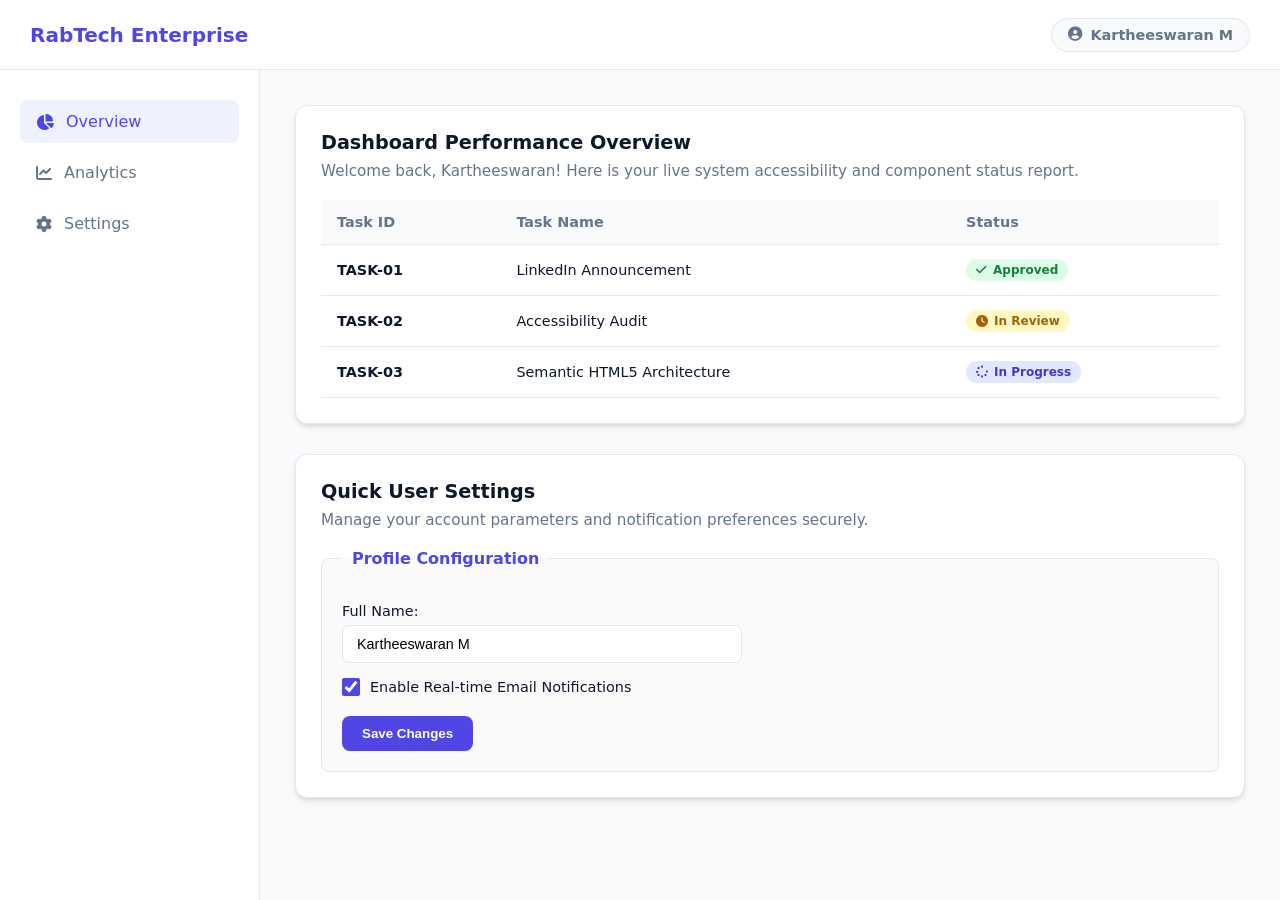
<file: task-03/index.html>
<!DOCTYPE html>
<html lang="en">

<head>
    <meta charset="UTF-8">
    <meta name="viewport" content="width=device-width, initial-scale=1.0">
    <title>Enterprise Dashboard - Task 03 Semantic Architecture</title>
    <link rel="stylesheet" href="https://cdnjs.cloudflare.com/ajax/libs/font-awesome/6.4.0/css/all.min.css">
    <style>
        :root {
            --primary: #4f46e5;
            --primary-hover: #4338ca;
            --bg-main: #f8fafc;
            --bg-card: #ffffff;
            --text-main: #0f172a;
            --text-muted: #64748b;
            --border-color: #e2e8f0;
            --radius: 12px;
            --shadow: 0 4px 6px -1px rgb(0 0 0 / 0.1), 0 2px 4px -2px rgb(0 0 0 / 0.1);
        }

        * {
            box-sizing: border-box;
            margin: 0;
            padding: 0;
        }

        body {
            font-family: 'Inter', system-ui, -apple-system, sans-serif;
            background-color: var(--bg-main);
            color: var(--text-main);
            display: grid;
            grid-template-areas:
                "header header"
                "sidebar main";
            grid-template-columns: 260px 1fr;
            grid-template-rows: 70px 1fr;
            min-height: 100vh;
        }

        header {
            grid-area: header;
            background: var(--bg-card);
            border-bottom: 1px solid var(--border-color);
            display: flex;
            align-items: center;
            justify-content: space-between;
            padding: 0 30px;
            z-index: 10;
        }

        header h1 {
            font-size: 1.25rem;
            font-weight: 700;
            color: var(--primary);
        }

        .user-profile {
            display: flex;
            align-items: center;
            gap: 8px;
            font-size: 0.9rem;
            font-weight: 600;
            color: var(--text-muted);
            background: var(--bg-main);
            padding: 8px 16px;
            border-radius: 20px;
            border: 1px solid var(--border-color);
        }

        aside {
            grid-area: sidebar;
            background: var(--bg-card);
            border-right: 1px solid var(--border-color);
            padding: 30px 20px;
        }

        nav ul {
            list-style: none;
        }

        nav li {
            margin-bottom: 8px;
        }

        nav a {
            display: flex;
            align-items: center;
            gap: 12px;
            padding: 12px 16px;
            color: var(--text-muted);
            text-decoration: none;
            font-weight: 500;
            border-radius: 8px;
            transition: all 0.2s ease;
        }

        nav a:hover,
        nav a.active {
            background-color: #eef2ff;
            color: var(--primary);
        }

        nav a:focus {
            outline: 2px solid var(--primary);
            outline-offset: 2px;
        }

        main {
            grid-area: main;
            padding: 35px;
            overflow-y: auto;
        }

        .dashboard-section {
            background: var(--bg-card);
            border: 1px solid var(--border-color);
            border-radius: var(--radius);
            padding: 25px;
            box-shadow: var(--shadow);
            margin-bottom: 30px;
        }

        .dashboard-section h2 {
            font-size: 1.2rem;
            font-weight: 600;
            margin-bottom: 8px;
        }

        .dashboard-section p {
            color: var(--text-muted);
            font-size: 0.95rem;
            margin-bottom: 20px;
        }

        table {
            width: 100%;
            border-collapse: collapse;
            margin-top: 10px;
        }

        th,
        td {
            padding: 14px 16px;
            text-align: left;
            border-bottom: 1px solid var(--border-color);
            font-size: 0.9rem;
        }

        th {
            background-color: #f8fafc;
            font-weight: 600;
            color: var(--text-muted);
        }

        .badge {
            display: inline-flex;
            align-items: center;
            gap: 6px;
            padding: 4px 10px;
            border-radius: 12px;
            font-size: 0.75rem;
            font-weight: 600;
        }

        .badge.approved {
            background: #dcfce7;
            color: #15803d;
        }

        .badge.review {
            background: #fef9c3;
            color: #a16207;
        }

        .badge.progress {
            background: #e0e7ff;
            color: #4338ca;
        }

        fieldset {
            border: 1px solid var(--border-color);
            border-radius: 8px;
            padding: 20px;
            background: #fafafa;
        }

        legend {
            font-weight: 600;
            padding: 0 10px;
            color: var(--primary);
        }

        .form-group {
            margin-bottom: 15px;
        }

        label {
            display: block;
            font-weight: 500;
            font-size: 0.9rem;
            margin-bottom: 6px;
        }

        input[type="text"] {
            width: 100%;
            max-width: 400px;
            padding: 10px 14px;
            border: 1px solid var(--border-color);
            border-radius: 8px;
            font-size: 0.9rem;
            transition: border-color 0.2s;
        }

        input[type="text"]:focus {
            outline: none;
            border-color: var(--primary);
            box-shadow: 0 0 0 3px rgba(79, 70, 229, 0.1);
        }

        .checkbox-group {
            display: flex;
            align-items: center;
            gap: 10px;
        }

        button[type="submit"] {
            background: var(--primary);
            color: white;
            border: none;
            padding: 10px 20px;
            font-weight: 600;
            border-radius: 8px;
            cursor: pointer;
            transition: background 0.2s;
        }

        button[type="submit"]:hover {
            background: var(--primary-hover);
        }

        .modal {
            border: none;
            padding: 25px;
            border-radius: var(--radius);
            box-shadow: 0 20px 25px -5px rgb(0 0 0 / 0.1);
            max-width: 400px;
            width: 100%;
        }
    </style>
</head>

<body>

    <header role="banner">
        <h1>RabTech Enterprise</h1>
        <div class="user-profile" aria-label="Current User">
            <i class="fa-solid fa-user-circle"></i> Kartheeswaran M
        </div>
    </header>

    <aside aria-label="Sidebar Navigation" role="complementary">
        <nav aria-label="Main Menu">
            <ul>
                <li><a href="#overview" class="active"><i class="fa-solid fa-chart-pie"></i> Overview</a></li>
                <li><a href="#analytics"><i class="fa-solid fa-chart-line"></i> Analytics</a></li>
                <li><a href="#settings"><i class="fa-solid fa-gear"></i> Settings</a></li>
            </ul>
        </nav>
    </aside>

    <main role="main" id="main-content">

        <section class="dashboard-section" aria-labelledby="section-title">
            <h2 id="section-title">Dashboard Performance Overview</h2>
            <p>Welcome back, Kartheeswaran! Here is your live system accessibility and component status report.</p>

            <table role="table" aria-label="System Task Status Table">
                <thead>
                    <tr>
                        <th scope="col">Task ID</th>
                        <th scope="col">Task Name</th>
                        <th scope="col">Status</th>
                    </tr>
                </thead>
                <tbody>
                    <tr>
                        <td><strong>TASK-01</strong></td>
                        <td>LinkedIn Announcement</td>
                        <td><span class="badge approved" aria-label="Approved"><i class="fa-solid fa-check"></i>
                                Approved</span></td>
                    </tr>
                    <tr>
                        <td><strong>TASK-02</strong></td>
                        <td>Accessibility Audit</td>
                        <td><span class="badge review" aria-label="In Review"><i class="fa-solid fa-clock"></i> In
                                Review</span></td>
                    </tr>
                    <tr>
                        <td><strong>TASK-03</strong></td>
                        <td>Semantic HTML5 Architecture</td>
                        <td><span class="badge progress" aria-label="In Progress"><i class="fa-solid fa-spinner"></i> In
                                Progress</span></td>
                    </tr>
                </tbody>
            </table>
        </section>

        <section class="dashboard-section" aria-labelledby="form-title">
            <h2 id="form-title">Quick User Settings</h2>
            <p>Manage your account parameters and notification preferences securely.</p>

            <form action="#" method="POST">
                <fieldset>
                    <legend>Profile Configuration</legend>

                    <div class="form-group" style="margin-top: 15px;">
                        <label for="username">Full Name:</label>
                        <input type="text" id="username" name="username" required aria-required="true"
                            value="Kartheeswaran M">
                    </div>

                    <div class="form-group checkbox-group">
                        <input type="checkbox" id="notifications" name="notifications" checked
                            style="width: 18px; height: 18px; accent-color: var(--primary);">
                        <label for="notifications" style="margin-bottom: 0; cursor: pointer;">Enable Real-time Email
                            Notifications</label>
                    </div>

                    <div style="margin-top: 20px;">
                        <button type="submit">Save Changes</button>
                    </div>
                </fieldset>
            </form>
        </section>

        <dialog id="info-modal" class="modal" aria-labelledby="modal-title">
            <h3 id="modal-title" style="margin-bottom: 10px;">System Notice</h3>
            <p style="margin-bottom: 15px;">All semantic guidelines and WCAG 2.1 accessibility standards are
                successfully applied to this layout.</p>
            <form method="dialog">
                <button type="submit"
                    style="background: var(--text-main); color: white; border: none; padding: 8px 16px; border-radius: 6px; cursor: pointer;">Close
                    Notice</button>
            </form>
        </dialog>

    </main>

</body>

</html>
</file>
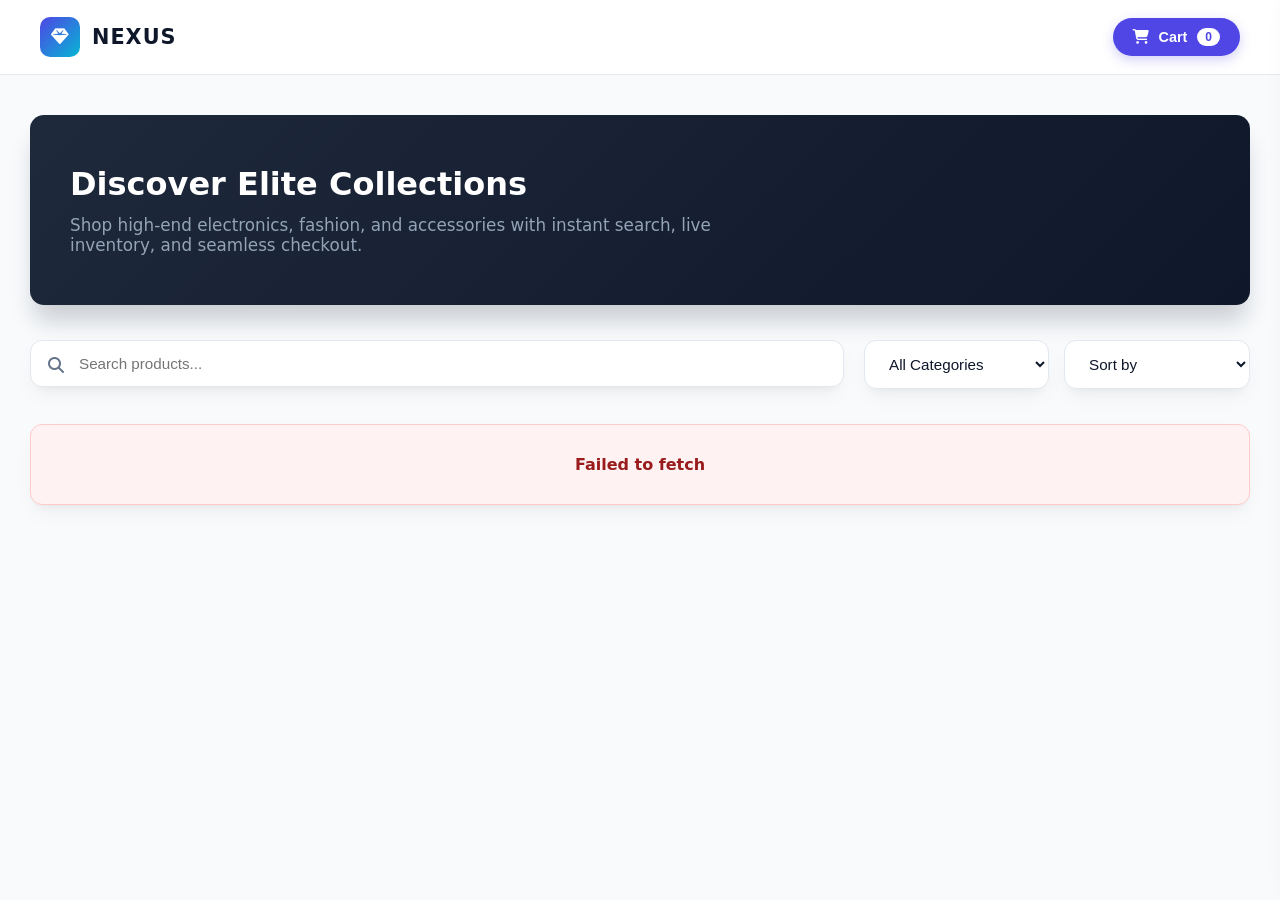
<file: task-06/index.html>
<!DOCTYPE html>
<html lang="en">

<head>
    <meta charset="UTF-8">
    <meta name="viewport" content="width=device-width, initial-scale=1.0">
    <title>Nexus Store - Premium E-Commerce</title>
    <meta name="description" content="Nexus Store premium e-commerce platform">
    <link rel="stylesheet" href="https://cdnjs.cloudflare.com/ajax/libs/font-awesome/6.4.0/css/all.min.css">
    <link rel="stylesheet" href="style.css">
</head>

<body>

    <header role="banner">
        <div class="brand">
            <div class="brand-icon"><i class="fa-solid fa-gem"></i></div>
            <h1>NEXUS</h1>
        </div>
        <div class="header-actions">
            <button id="cart-btn" class="cart-btn" aria-label="Open Cart">
                <i class="fa-solid fa-cart-shopping"></i>
                <span>Cart</span>
                <span id="cart-count">0</span>
            </button>
        </div>
    </header>

    <main role="main">
        <section class="hero-section">
            <div class="hero-content">
                <h2>Discover Elite Collections</h2>
                <p>Shop high-end electronics, fashion, and accessories with instant search, live inventory, and seamless
                    checkout.</p>
            </div>
        </section>

        <section class="controls-section">
            <div class="search-box">
                <i class="fa-solid fa-search"></i>
                <input type="text" id="search-input" placeholder="Search products...">
            </div>

            <div class="filter-sort">
                <select id="category-select" aria-label="Filter by category">
                    <option value="all">All Categories</option>
                    <option value="electronics">Electronics</option>
                    <option value="jewelery">Jewelery</option>
                    <option value="men's clothing">Men's Clothing</option>
                    <option value="women's clothing">Women's Clothing</option>
                </select>

                <select id="sort-select" aria-label="Sort products">
                    <option value="default">Sort by</option>
                    <option value="low-high">Price: Low to High</option>
                    <option value="high-low">Price: High to Low</option>
                </select>
            </div>
        </section>

        <div id="error-banner" class="error-banner" style="display: none;"></div>
        <div id="loading-skeleton" class="loading-state">
            <i class="fa-solid fa-circle-notch fa-spin"></i> Loading catalog inventory...
        </div>

        <section id="product-grid" class="product-grid"></section>
    </main>

    <div id="product-modal" class="modal-overlay">
        <div class="modal-content">
            <button id="close-modal" class="close-modal"><i class="fa-solid fa-xmark"></i></button>
            <div class="modal-body" id="modal-body"></div>
        </div>
    </div>

    <div id="cart-drawer" class="cart-drawer">
        <div class="cart-header">
            <h3><i class="fa-solid id fa-bag-shopping"></i> Shopping Cart</h3>
            <button id="close-cart" class="close-cart"><i class="fa-solid fa-xmark"></i></button>
        </div>
        <div id="cart-items" class="cart-items"></div>
        <div class="cart-footer">
            <div class="total-row">
                <span>Total:</span>
                <span class="total-price">$<span id="cart-total">0.00</span></span>
            </div>
            <button id="checkout-btn" class="checkout-btn">Proceed to Checkout</button>
        </div>
    </div>

    <script type="module" src="app.js"></script>
</body>

</html>
</file>
<file: task-06/style.css>
:root {
  --primary: #4f46e5;
  --primary-hover: #4338ca;
  --accent: #06b6d4;
  --bg-main: #f8fafc;
  --bg-card: #ffffff;
  --text-main: #0f172a;
  --text-muted: #64748b;
  --border-color: #e2e8f0;
  --radius: 14px;
  --shadow:
    0 10px 25px -5px rgba(0, 0, 0, 0.05), 0 8px 10px -6px rgba(0, 0, 0, 0.05);
  --transition: all 0.25s ease;
}

* {
  box-sizing: border-box;
  margin: 0;
  padding: 0;
}

body {
  font-family:
    "Inter",
    system-ui,
    -apple-system,
    sans-serif;
  background-color: var(--bg-main);
  color: var(--text-main);
  min-height: 100vh;
}

header {
  background: rgba(255, 255, 255, 0.9);
  backdrop-filter: blur(12px);
  border-bottom: 1px solid var(--border-color);
  display: flex;
  align-items: center;
  justify-content: space-between;
  padding: 0 40px;
  height: 75px;
  position: sticky;
  top: 0;
  z-index: 100;
}

.brand {
  display: flex;
  align-items: center;
  gap: 12px;
}

.brand-icon {
  width: 40px;
  height: 40px;
  background: linear-gradient(135deg, var(--primary), var(--accent));
  color: white;
  display: flex;
  align-items: center;
  justify-content: center;
  border-radius: 10px;
  font-size: 1.1rem;
}

.brand h1 {
  font-size: 1.3rem;
  font-weight: 800;
  letter-spacing: 1px;
  color: var(--text-main);
}

.header-actions {
  display: flex;
  align-items: center;
  gap: 16px;
}

.cart-btn {
  background: var(--primary);
  color: white;
  border: none;
  padding: 10px 20px;
  border-radius: 30px;
  cursor: pointer;
  display: flex;
  align-items: center;
  gap: 10px;
  font-weight: 600;
  font-size: 0.9rem;
  transition: var(--transition);
  box-shadow: 0 4px 12px rgba(79, 70, 229, 0.25);
}

.cart-btn:hover {
  background: var(--primary-hover);
}

#cart-count {
  background: white;
  color: var(--primary);
  padding: 2px 8px;
  border-radius: 20px;
  font-size: 0.75rem;
  font-weight: 800;
}

main {
  max-width: 1400px;
  margin: 0 auto;
  padding: 40px 30px;
}

.hero-section {
  background: linear-gradient(135deg, #1e293b 0%, #0f172a 100%);
  color: white;
  padding: 50px 40px;
  border-radius: var(--radius);
  margin-bottom: 35px;
  box-shadow: 0 20px 25px -5px rgba(15, 23, 42, 0.2);
}

.hero-content h2 {
  font-size: 2rem;
  font-weight: 800;
  margin-bottom: 12px;
}

.hero-content p {
  color: #94a3b8;
  font-size: 1.05rem;
  max-width: 650px;
}

.controls-section {
  display: flex;
  flex-wrap: wrap;
  gap: 20px;
  justify-content: space-between;
  margin-bottom: 35px;
}

.search-box {
  position: relative;
  flex: 1;
  min-width: 300px;
}

.search-box i {
  position: absolute;
  left: 18px;
  top: 50%;
  transform: translateY(-50%);
  color: var(--text-muted);
}

.search-box input {
  width: 100%;
  padding: 14px 16px 14px 48px;
  border: 1px solid var(--border-color);
  border-radius: 12px;
  background: var(--bg-card);
  font-size: 0.95rem;
  box-shadow: var(--shadow);
  transition: var(--transition);
}

.search-box input:focus {
  outline: none;
  border-color: var(--primary);
}

.filter-sort {
  display: flex;
  gap: 15px;
}

.filter-sort select {
  padding: 14px 20px;
  border: 1px solid var(--border-color);
  border-radius: 12px;
  background: var(--bg-card);
  font-size: 0.95rem;
  color: var(--text-main);
  cursor: pointer;
  box-shadow: var(--shadow);
  font-weight: 500;
}

.filter-sort select:focus {
  outline: none;
  border-color: var(--primary);
}

.loading-state,
.error-banner {
  text-align: center;
  padding: 30px;
  font-weight: 600;
  border-radius: 12px;
  margin-bottom: 25px;
  background: white;
  box-shadow: var(--shadow);
}

.loading-state {
  color: var(--text-muted);
  font-size: 1.1rem;
}

.error-banner {
  background: #fef2f2;
  color: #991b1b;
  border: 1px solid #fecaca;
}

.product-grid {
  display: grid;
  grid-template-columns: repeat(auto-fill, minmax(280px, 1fr));
  gap: 30px;
}

.product-card {
  background: var(--bg-card);
  border: 1px solid var(--border-color);
  border-radius: var(--radius);
  padding: 24px;
  display: flex;
  flex-direction: column;
  justify-content: space-between;
  box-shadow: var(--shadow);
  transition: var(--transition);
  cursor: pointer;
}

.product-card:hover {
  transform: translateY(-6px);
  box-shadow: 0 20px 30px -10px rgba(0, 0, 0, 0.1);
}

.product-card img {
  height: 180px;
  object-fit: contain;
  margin-bottom: 20px;
  width: 100%;
}

.product-card h3 {
  font-size: 1rem;
  font-weight: 700;
  color: var(--text-main);
  margin-bottom: 12px;
  display: -webkit-box;
  -webkit-line-clamp: 2;
  -webkit-box-orient: vertical;
  overflow: hidden;
}

.product-card .price {
  font-size: 1.25rem;
  font-weight: 800;
  color: var(--primary);
  margin-bottom: 18px;
}

.card-actions {
  display: flex;
  gap: 10px;
}

.card-actions button {
  flex: 1;
  padding: 10px;
  border-radius: 10px;
  font-weight: 700;
  cursor: pointer;
  transition: var(--transition);
  border: none;
}

.btn-view {
  background: #f1f5f9;
  color: var(--text-main);
}

.btn-view:hover {
  background: #e2e8f0;
}

.btn-add {
  background: var(--primary);
  color: white;
}

.btn-add:hover {
  background: var(--primary-hover);
}

.modal-overlay {
  position: fixed;
  top: 0;
  left: 0;
  width: 100%;
  height: 100%;
  background: rgba(15, 23, 42, 0.6);
  backdrop-filter: blur(5px);
  display: flex;
  align-items: center;
  justify-content: center;
  z-index: 2000;
  opacity: 0;
  pointer-events: none;
  transition: var(--transition);
}

.modal-overlay.open {
  opacity: 1;
  pointer-events: auto;
}

.modal-content {
  background: white;
  width: 90%;
  max-width: 800px;
  border-radius: var(--radius);
  padding: 35px;
  position: relative;
  box-shadow: 0 25px 50px -12px rgba(0, 0, 0, 0.25);
  max-height: 90vh;
  overflow-y: auto;
}

.close-modal {
  position: absolute;
  right: 20px;
  top: 20px;
  background: #f1f5f9;
  border: none;
  width: 36px;
  height: 36px;
  border-radius: 50%;
  cursor: pointer;
  font-size: 1.1rem;
  color: var(--text-muted);
}

.modal-body-grid {
  display: grid;
  grid-template-columns: 1fr 1fr;
  gap: 30px;
  align-items: center;
}

.modal-body-grid img {
  width: 100%;
  max-height: 300px;
  object-fit: contain;
}

.modal-details h2 {
  font-size: 1.4rem;
  font-weight: 800;
  margin-bottom: 15px;
}

.modal-details .price {
  font-size: 1.5rem;
  font-weight: 800;
  color: var(--primary);
  margin-bottom: 15px;
}

.modal-details p {
  color: var(--text-muted);
  font-size: 0.95rem;
  line-height: 1.6;
  margin-bottom: 20px;
}

.cart-drawer {
  position: fixed;
  right: -450px;
  top: 0;
  width: 420px;
  height: 100vh;
  background: white;
  box-shadow: -10px 0 30px rgba(0, 0, 0, 0.15);
  z-index: 1000;
  display: flex;
  flex-direction: column;
  transition: right 0.35s ease;
}

.cart-drawer.open {
  right: 0;
}

.cart-header {
  padding: 25px;
  border-bottom: 1px solid var(--border-color);
  display: flex;
  align-items: center;
  justify-content: space-between;
}

.close-cart {
  background: #f1f5f9;
  border: none;
  width: 36px;
  height: 36px;
  border-radius: 50%;
  cursor: pointer;
  color: var(--text-muted);
}

.cart-items {
  flex: 1;
  overflow-y: auto;
  padding: 25px;
}

.cart-item {
  display: flex;
  align-items: center;
  gap: 15px;
  margin-bottom: 20px;
  padding-bottom: 20px;
  border-bottom: 1px solid var(--border-color);
}

.cart-item img {
  width: 60px;
  height: 60px;
  object-fit: contain;
  background: #f8fafc;
  padding: 5px;
  border-radius: 8px;
}

.cart-item-details {
  flex: 1;
}

.cart-item-details h4 {
  font-size: 0.9rem;
  font-weight: 700;
  margin-bottom: 6px;
}

.cart-footer {
  padding: 25px;
  border-top: 1px solid var(--border-color);
  background: #f8fafc;
}

.total-row {
  display: flex;
  justify-content: space-between;
  align-items: center;
  font-size: 1.1rem;
  font-weight: 700;
  margin-bottom: 20px;
}

.total-price {
  font-size: 1.35rem;
  color: var(--primary);
  font-weight: 800;
}

.checkout-btn {
  width: 100%;
  background: var(--primary);
  color: white;
  border: none;
  padding: 14px;
  border-radius: 12px;
  font-weight: 700;
  font-size: 1rem;
  cursor: pointer;
  box-shadow: 0 4px 15px rgba(79, 70, 229, 0.3);
}

@media (max-width: 768px) {
  header {
    padding: 0 20px;
  }
  main {
    padding: 20px 15px;
  }
  .hero-section {
    padding: 30px 20px;
  }
  .modal-body-grid {
    grid-template-columns: 1fr;
  }
  .cart-drawer {
    width: 100%;
    right: -100%;
  }
}
</file>
